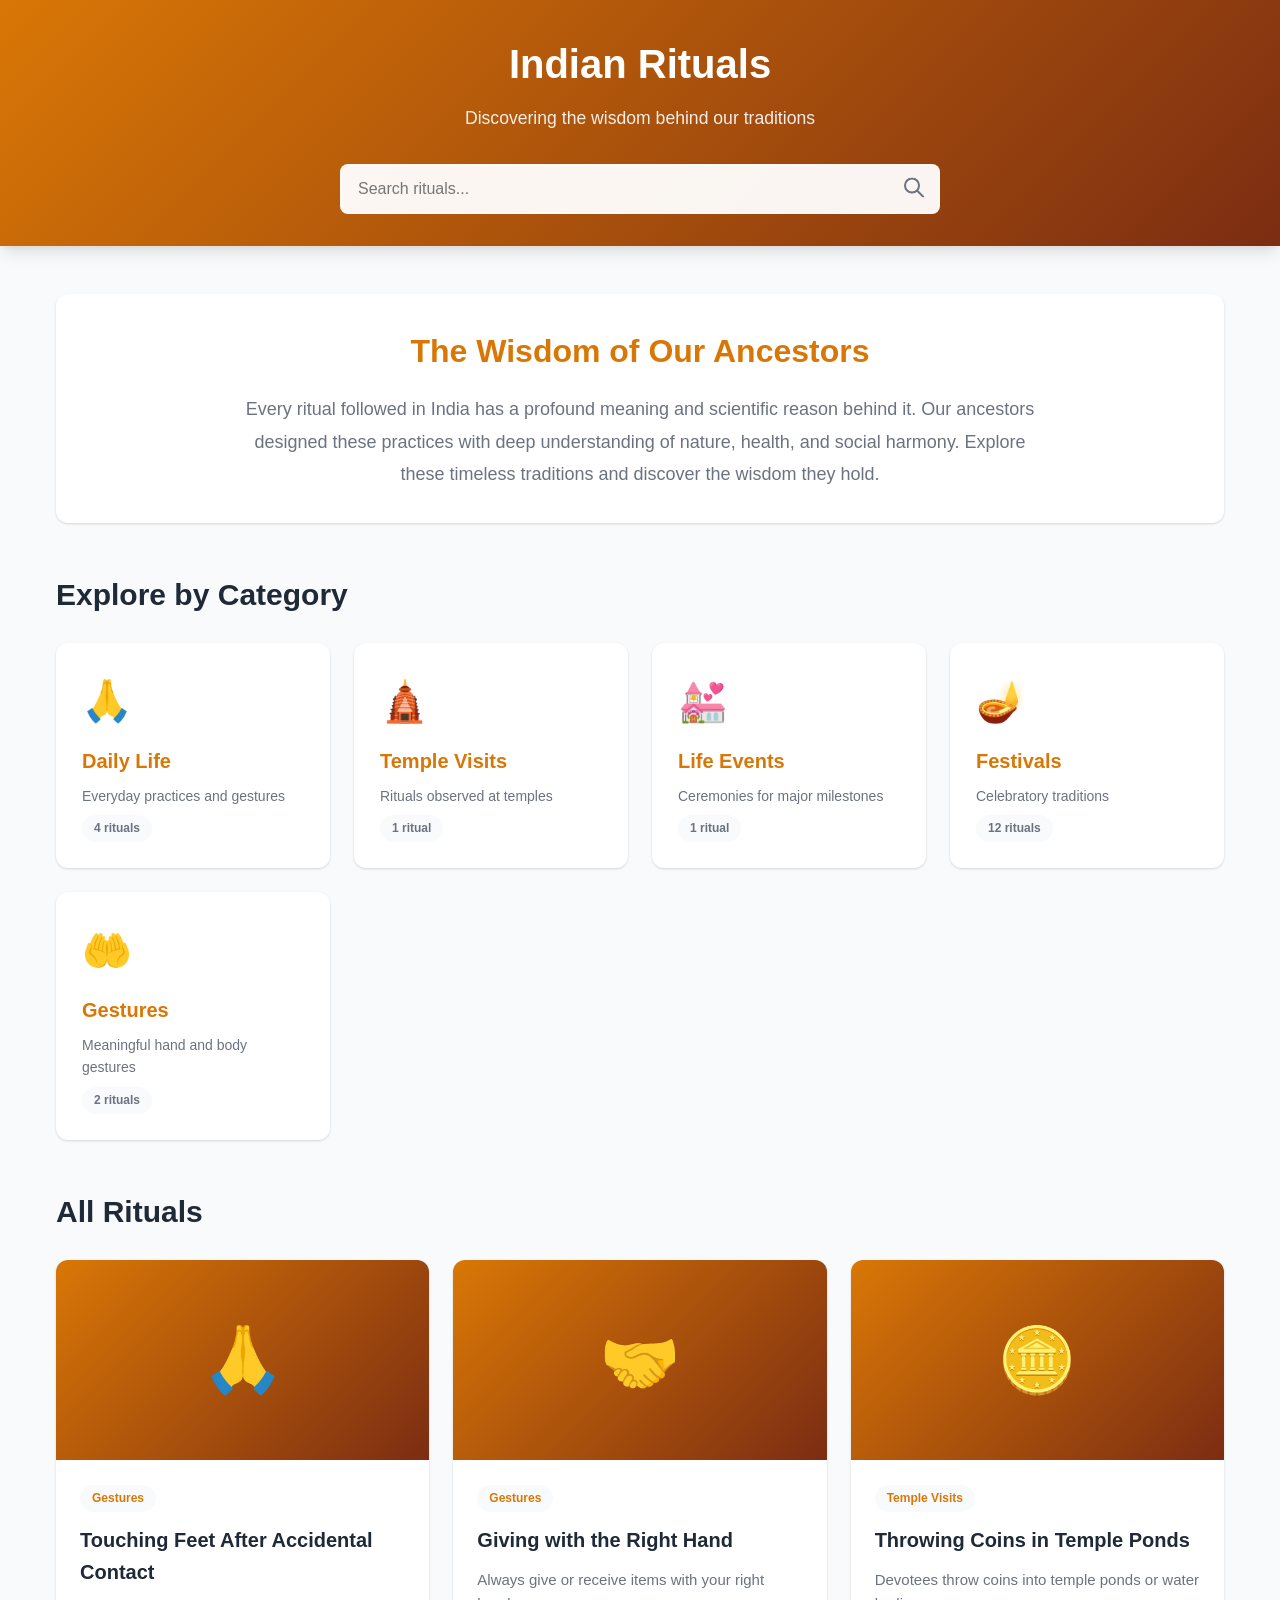
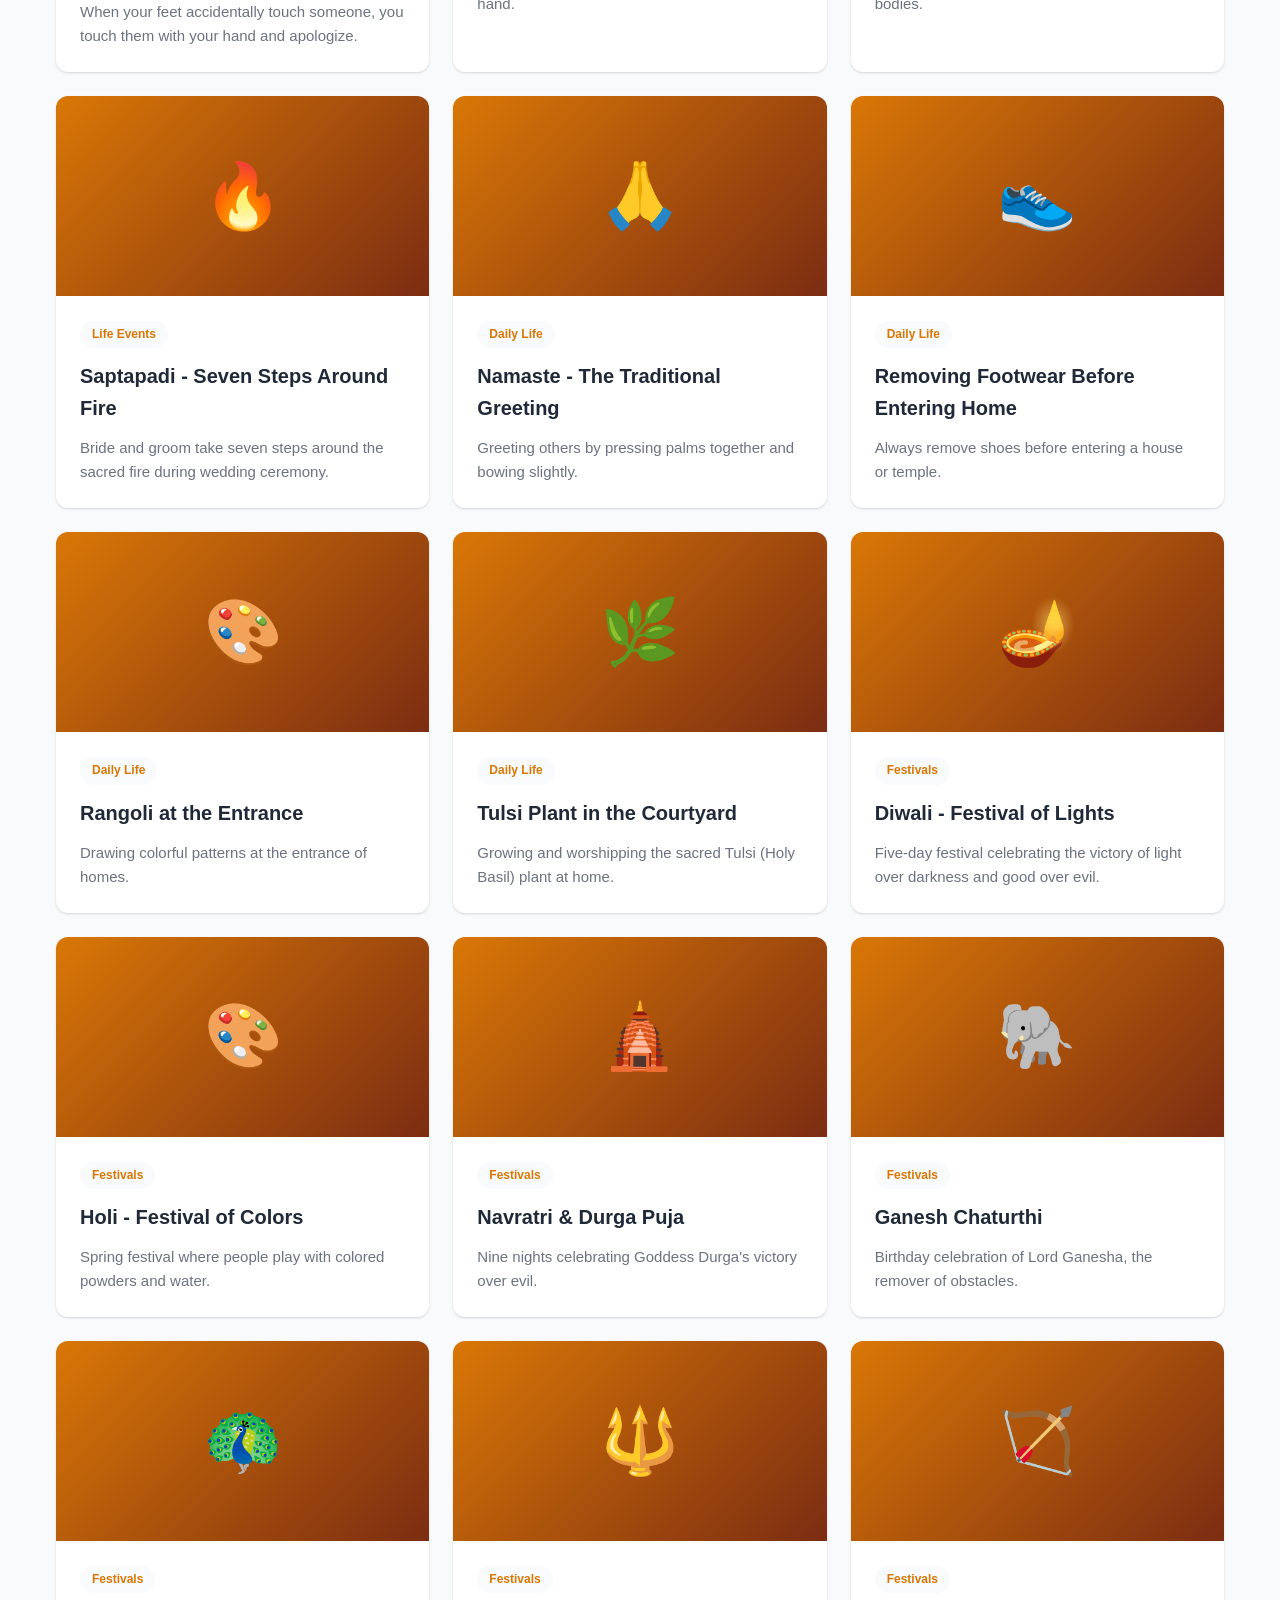
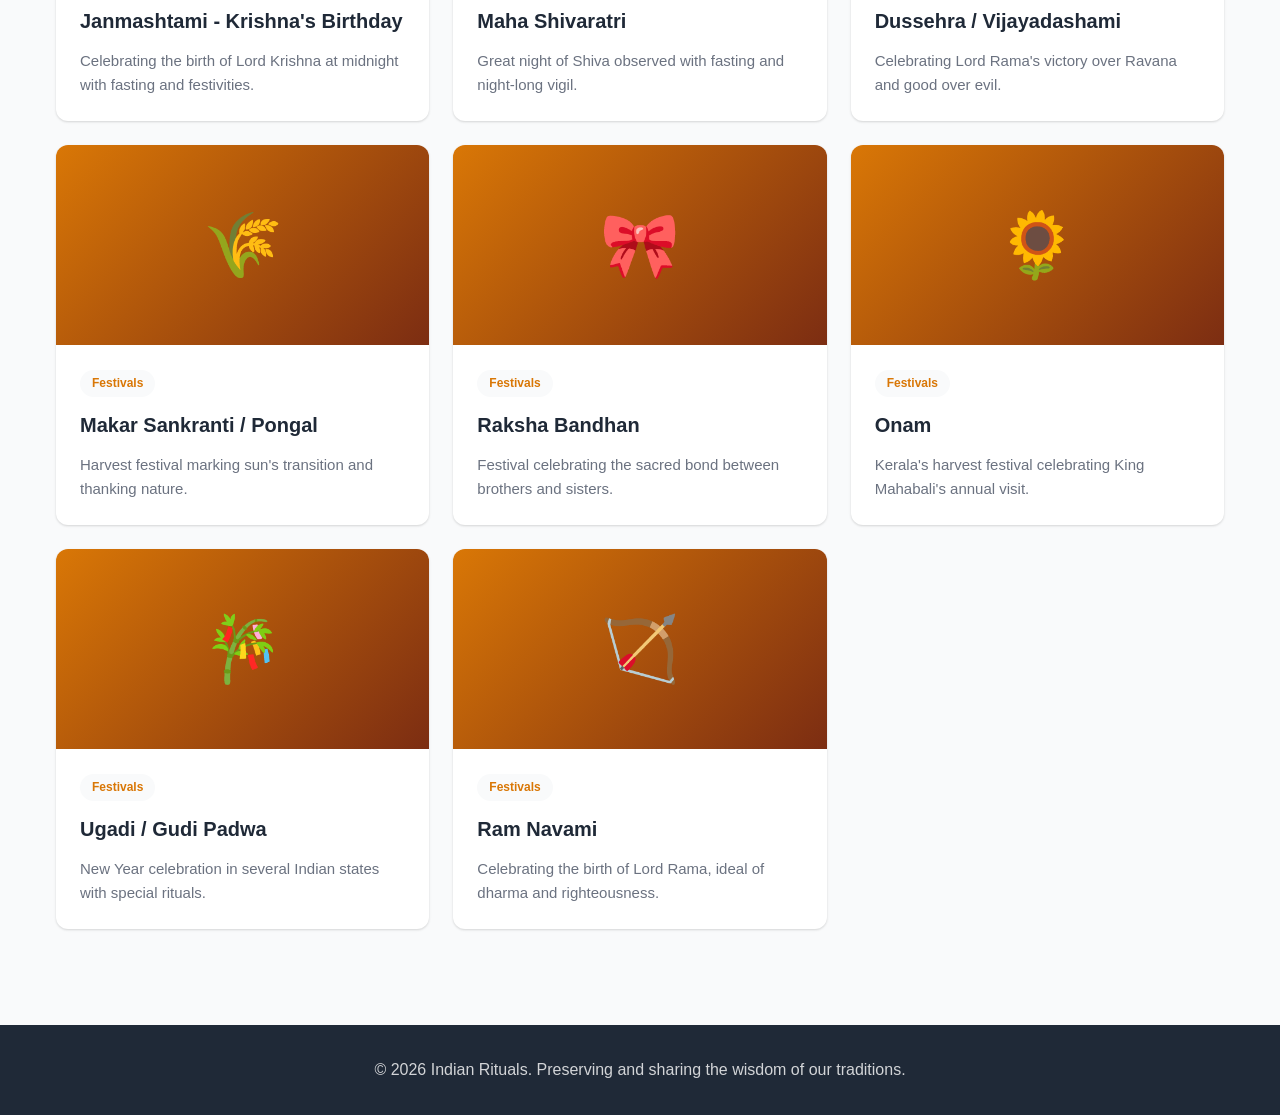
<file: index.html>
<!DOCTYPE html>
<html lang="en">
<head>
    <meta charset="UTF-8">
    <meta name="viewport" content="width=device-width, initial-scale=1.0">
    <title>Indian Rituals - Discover the Wisdom Behind Traditions</title>
    <meta name="description" content="Explore the scientific and historical reasons behind Indian rituals and traditions">
    <link rel="stylesheet" href="css/styles.css">
</head>
<body>
    <!-- Header -->
    <header class="header">
        <div class="container">
            <div class="header-content">
                <h1 class="logo">Indian Rituals</h1>
                <p class="tagline">Discovering the wisdom behind our traditions</p>
            </div>

            <!-- Search Bar -->
            <div class="search-container">
                <input
                    type="text"
                    id="searchInput"
                    class="search-input"
                    placeholder="Search rituals..."
                    aria-label="Search rituals"
                >
                <button class="search-button" aria-label="Search">
                    <svg width="20" height="20" viewBox="0 0 20 20" fill="none">
                        <path d="M19 19L13 13M15 8C15 11.866 11.866 15 8 15C4.13401 15 1 11.866 1 8C1 4.13401 4.13401 1 8 1C11.866 1 15 4.13401 15 8Z" stroke="currentColor" stroke-width="2" stroke-linecap="round"/>
                    </svg>
                </button>
            </div>
        </div>
    </header>

    <!-- Main Content -->
    <main class="main-content">
        <div class="container">
            <!-- Introduction -->
            <section class="intro-section">
                <h2>The Wisdom of Our Ancestors</h2>
                <p>Every ritual followed in India has a profound meaning and scientific reason behind it. Our ancestors designed these practices with deep understanding of nature, health, and social harmony. Explore these timeless traditions and discover the wisdom they hold.</p>
            </section>

            <!-- Categories -->
            <section class="categories-section">
                <h2>Explore by Category</h2>
                <div class="categories-grid" id="categoriesGrid">
                    <!-- Categories will be loaded here by JavaScript -->
                </div>
            </section>

            <!-- Rituals List -->
            <section class="rituals-section">
                <h2 id="sectionTitle">All Rituals</h2>
                <div class="rituals-grid" id="ritualsGrid">
                    <!-- Rituals will be loaded here by JavaScript -->
                </div>

                <!-- No Results Message -->
                <div id="noResults" class="no-results" style="display: none;">
                    <p>No rituals found matching your search.</p>
                </div>
            </section>
        </div>
    </main>

    <!-- Footer -->
    <footer class="footer">
        <div class="container">
            <p>&copy; 2026 Indian Rituals. Preserving and sharing the wisdom of our traditions.</p>
        </div>
    </footer>

    <script src="js/app.js"></script>
</body>
</html>
</file>
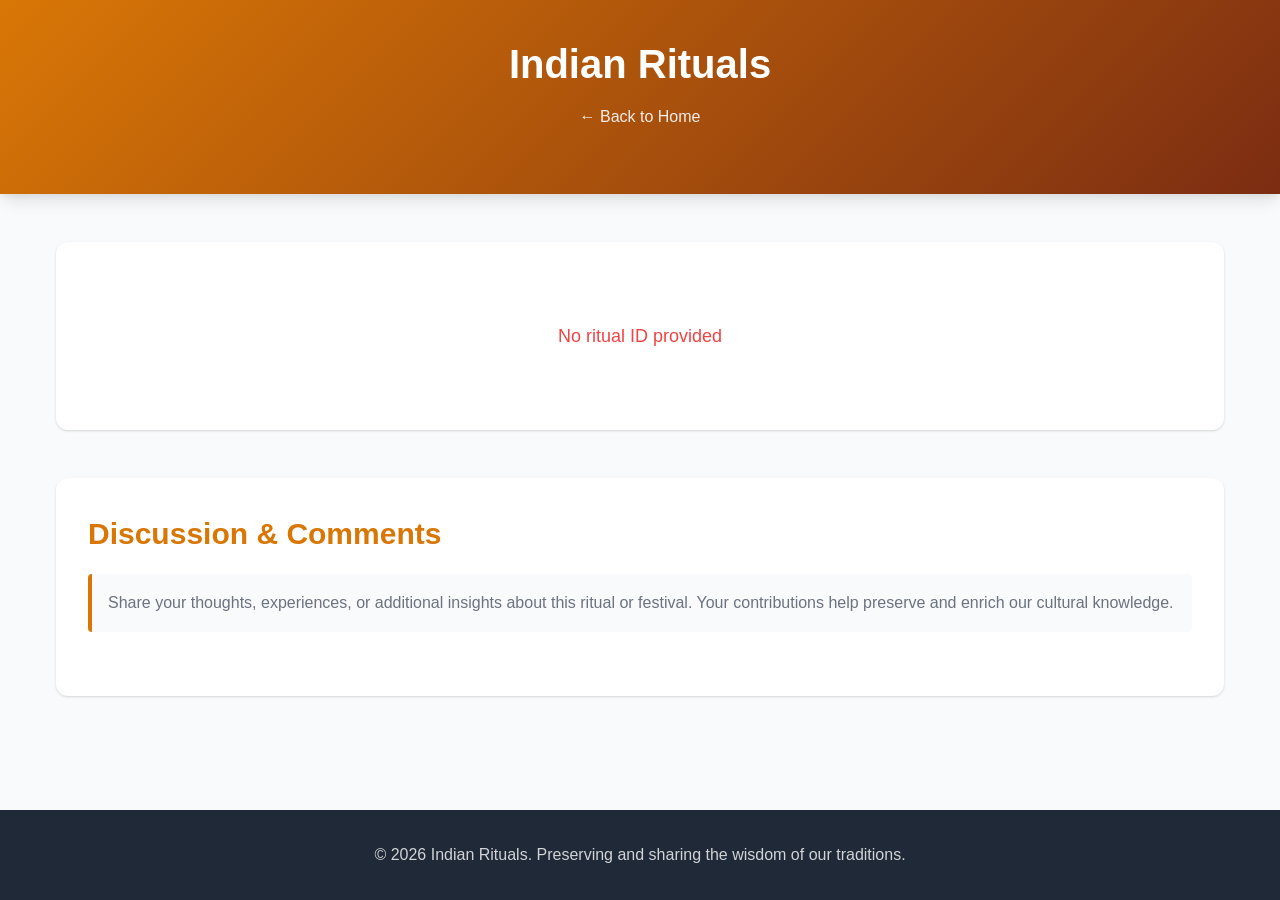
<file: ritual.html>
<!DOCTYPE html>
<html lang="en">
<head>
    <meta charset="UTF-8">
    <meta name="viewport" content="width=device-width, initial-scale=1.0">
    <title id="pageTitle">Ritual Details - Indian Rituals</title>
    <meta name="description" content="Learn about the meaning and significance of Indian rituals">
    <link rel="stylesheet" href="css/styles.css">
</head>
<body>
    <!-- Header -->
    <header class="header">
        <div class="container">
            <div class="header-content">
                <a href="index.html" class="logo-link">
                    <h1 class="logo">Indian Rituals</h1>
                </a>
                <a href="index.html" class="back-link">← Back to Home</a>
            </div>
        </div>
    </header>

    <!-- Main Content -->
    <main class="main-content">
        <div class="container">
            <!-- Ritual Detail -->
            <article class="ritual-detail" id="ritualDetail">
                <!-- Content will be loaded here by JavaScript -->
                <div class="loading">Loading ritual details...</div>
            </article>

            <!-- Comments Section -->
            <section class="comments-section" id="commentsSection">
                <h2>Discussion & Comments</h2>
                <p class="comments-intro">Share your thoughts, experiences, or additional insights about this ritual or festival. Your contributions help preserve and enrich our cultural knowledge.</p>
                <div id="utterances-container"></div>
            </section>

            <!-- Related Rituals -->
            <section class="related-section" id="relatedSection" style="display: none;">
                <h2>Related Rituals</h2>
                <div class="rituals-grid" id="relatedGrid">
                    <!-- Related rituals will be loaded here -->
                </div>
            </section>
        </div>
    </main>

    <!-- Footer -->
    <footer class="footer">
        <div class="container">
            <p>&copy; 2026 Indian Rituals. Preserving and sharing the wisdom of our traditions.</p>
        </div>
    </footer>

    <script src="js/app.js"></script>
    <script src="js/ritual.js"></script>
</body>
</html>
</file>
<file: css/styles.css>
/* Reset and Base Styles */
* {
    margin: 0;
    padding: 0;
    box-sizing: border-box;
}

:root {
    --primary-color: #d97706;
    --primary-dark: #b45309;
    --secondary-color: #7c2d12;
    --text-color: #1f2937;
    --text-light: #6b7280;
    --bg-color: #ffffff;
    --bg-secondary: #f9fafb;
    --border-color: #e5e7eb;
    --shadow: 0 1px 3px 0 rgba(0, 0, 0, 0.1), 0 1px 2px 0 rgba(0, 0, 0, 0.06);
    --shadow-lg: 0 10px 15px -3px rgba(0, 0, 0, 0.1), 0 4px 6px -2px rgba(0, 0, 0, 0.05);
}

body {
    font-family: -apple-system, BlinkMacSystemFont, 'Segoe UI', Roboto, 'Helvetica Neue', Arial, sans-serif;
    line-height: 1.6;
    color: var(--text-color);
    background-color: var(--bg-secondary);
    min-height: 100vh;
    display: flex;
    flex-direction: column;
}

.container {
    max-width: 1200px;
    margin: 0 auto;
    padding: 0 1rem;
}

/* Header */
.header {
    background: linear-gradient(135deg, var(--primary-color) 0%, var(--secondary-color) 100%);
    color: white;
    padding: 2rem 0;
    box-shadow: var(--shadow-lg);
}

.header-content {
    text-align: center;
    margin-bottom: 2rem;
}

.logo {
    font-size: 2.5rem;
    font-weight: 700;
    margin-bottom: 0.5rem;
}

.logo-link {
    color: white;
    text-decoration: none;
}

.tagline {
    font-size: 1.1rem;
    opacity: 0.9;
}

.back-link {
    display: inline-block;
    color: white;
    text-decoration: none;
    font-size: 1rem;
    opacity: 0.9;
    transition: opacity 0.2s;
}

.back-link:hover {
    opacity: 1;
}

/* Search */
.search-container {
    max-width: 600px;
    margin: 0 auto;
    position: relative;
}

.search-input {
    width: 100%;
    padding: 0.875rem 3rem 0.875rem 1rem;
    border: 2px solid rgba(255, 255, 255, 0.3);
    border-radius: 0.5rem;
    font-size: 1rem;
    background: rgba(255, 255, 255, 0.95);
    transition: all 0.2s;
}

.search-input:focus {
    outline: none;
    border-color: white;
    box-shadow: 0 0 0 3px rgba(255, 255, 255, 0.2);
}

.search-button {
    position: absolute;
    right: 0.5rem;
    top: 50%;
    transform: translateY(-50%);
    background: none;
    border: none;
    padding: 0.5rem;
    cursor: pointer;
    color: var(--text-light);
    transition: color 0.2s;
}

.search-button:hover {
    color: var(--primary-color);
}

/* Main Content */
.main-content {
    flex: 1;
    padding: 3rem 0;
}

.intro-section {
    text-align: center;
    margin-bottom: 3rem;
    padding: 2rem;
    background: white;
    border-radius: 0.75rem;
    box-shadow: var(--shadow);
}

.intro-section h2 {
    font-size: 2rem;
    color: var(--primary-color);
    margin-bottom: 1rem;
}

.intro-section p {
    font-size: 1.125rem;
    color: var(--text-light);
    line-height: 1.8;
    max-width: 800px;
    margin: 0 auto;
}

/* Sections */
.categories-section,
.rituals-section {
    margin-bottom: 3rem;
}

.categories-section h2,
.rituals-section h2,
.related-section h2 {
    font-size: 1.875rem;
    margin-bottom: 1.5rem;
    color: var(--text-color);
}

/* Categories Grid */
.categories-grid {
    display: grid;
    grid-template-columns: repeat(auto-fill, minmax(250px, 1fr));
    gap: 1.5rem;
    margin-bottom: 2rem;
}

.category-card {
    background: white;
    padding: 1.5rem;
    border-radius: 0.75rem;
    box-shadow: var(--shadow);
    text-decoration: none;
    color: var(--text-color);
    transition: all 0.3s;
    cursor: pointer;
    border: 2px solid transparent;
}

.category-card:hover {
    transform: translateY(-4px);
    box-shadow: var(--shadow-lg);
    border-color: var(--primary-color);
}

.category-card.active {
    border-color: var(--primary-color);
    background: linear-gradient(135deg, rgba(217, 119, 6, 0.05) 0%, rgba(124, 45, 18, 0.05) 100%);
}

.category-icon {
    font-size: 2.5rem;
    margin-bottom: 0.75rem;
    display: block;
}

.category-card h3 {
    font-size: 1.25rem;
    margin-bottom: 0.5rem;
    color: var(--primary-color);
}

.category-card p {
    font-size: 0.875rem;
    color: var(--text-light);
}

.category-count {
    display: inline-block;
    margin-top: 0.5rem;
    padding: 0.25rem 0.75rem;
    background: var(--bg-secondary);
    border-radius: 1rem;
    font-size: 0.75rem;
    color: var(--text-light);
    font-weight: 600;
}

/* Rituals Grid */
.rituals-grid {
    display: grid;
    grid-template-columns: repeat(auto-fill, minmax(300px, 1fr));
    gap: 1.5rem;
}

.ritual-card {
    background: white;
    border-radius: 0.75rem;
    box-shadow: var(--shadow);
    overflow: hidden;
    text-decoration: none;
    color: var(--text-color);
    transition: all 0.3s;
    display: flex;
    flex-direction: column;
}

.ritual-card:hover {
    transform: translateY(-4px);
    box-shadow: var(--shadow-lg);
}

.ritual-image {
    width: 100%;
    height: 200px;
    background: linear-gradient(135deg, var(--primary-color) 0%, var(--secondary-color) 100%);
    display: flex;
    align-items: center;
    justify-content: center;
    font-size: 4rem;
}

.ritual-content {
    padding: 1.5rem;
    flex: 1;
}

.ritual-category {
    display: inline-block;
    padding: 0.25rem 0.75rem;
    background: var(--bg-secondary);
    border-radius: 1rem;
    font-size: 0.75rem;
    color: var(--primary-color);
    font-weight: 600;
    margin-bottom: 0.75rem;
}

.ritual-card h3 {
    font-size: 1.25rem;
    margin-bottom: 0.75rem;
    color: var(--text-color);
}

.ritual-card p {
    font-size: 0.9375rem;
    color: var(--text-light);
    line-height: 1.6;
}

/* Ritual Detail Page */
.ritual-detail {
    background: white;
    border-radius: 0.75rem;
    box-shadow: var(--shadow);
    padding: 2rem;
    margin-bottom: 3rem;
}

.ritual-detail-header {
    text-align: center;
    margin-bottom: 2rem;
    padding-bottom: 2rem;
    border-bottom: 2px solid var(--border-color);
}

.ritual-detail-icon {
    font-size: 5rem;
    margin-bottom: 1rem;
}

.ritual-detail-title {
    font-size: 2.5rem;
    color: var(--text-color);
    margin-bottom: 1rem;
}

.ritual-detail-meta {
    display: flex;
    gap: 1rem;
    justify-content: center;
    flex-wrap: wrap;
}

.ritual-detail-category {
    padding: 0.5rem 1rem;
    background: var(--bg-secondary);
    border-radius: 1rem;
    font-size: 0.875rem;
    color: var(--primary-color);
    font-weight: 600;
}

.ritual-detail-body {
    max-width: 800px;
    margin: 0 auto;
}

.ritual-section {
    margin-bottom: 2rem;
}

.ritual-section h2 {
    font-size: 1.5rem;
    color: var(--primary-color);
    margin-bottom: 1rem;
}

.ritual-section p {
    font-size: 1.0625rem;
    color: var(--text-color);
    line-height: 1.8;
    margin-bottom: 1rem;
}

.ritual-section ul {
    list-style-position: inside;
    margin-left: 1rem;
}

.ritual-section li {
    font-size: 1.0625rem;
    color: var(--text-color);
    line-height: 1.8;
    margin-bottom: 0.5rem;
}

/* Comments Section */
.comments-section {
    background: white;
    border-radius: 0.75rem;
    box-shadow: var(--shadow);
    padding: 2rem;
    margin-bottom: 3rem;
}

.comments-section h2 {
    font-size: 1.875rem;
    color: var(--primary-color);
    margin-bottom: 1rem;
}

.comments-intro {
    font-size: 1rem;
    color: var(--text-light);
    line-height: 1.6;
    margin-bottom: 2rem;
    padding: 1rem;
    background: var(--bg-secondary);
    border-left: 4px solid var(--primary-color);
    border-radius: 0.25rem;
}

#utterances-container {
    margin-top: 1.5rem;
}

/* Related Section */
.related-section {
    margin-top: 3rem;
}

/* Loading State */
.loading {
    text-align: center;
    padding: 3rem;
    color: var(--text-light);
    font-size: 1.125rem;
}

/* No Results */
.no-results {
    text-align: center;
    padding: 3rem;
    background: white;
    border-radius: 0.75rem;
    box-shadow: var(--shadow);
}

.no-results p {
    font-size: 1.125rem;
    color: var(--text-light);
}

/* Footer */
.footer {
    background: var(--text-color);
    color: white;
    padding: 2rem 0;
    text-align: center;
    margin-top: auto;
}

.footer p {
    opacity: 0.8;
}

/* Responsive Design */
@media (max-width: 768px) {
    .logo {
        font-size: 2rem;
    }

    .tagline {
        font-size: 1rem;
    }

    .categories-grid {
        grid-template-columns: repeat(auto-fill, minmax(200px, 1fr));
        gap: 1rem;
    }

    .rituals-grid {
        grid-template-columns: 1fr;
        gap: 1rem;
    }

    .ritual-detail {
        padding: 1.5rem;
    }

    .ritual-detail-title {
        font-size: 2rem;
    }

    .intro-section h2 {
        font-size: 1.5rem;
    }
}
</file>
